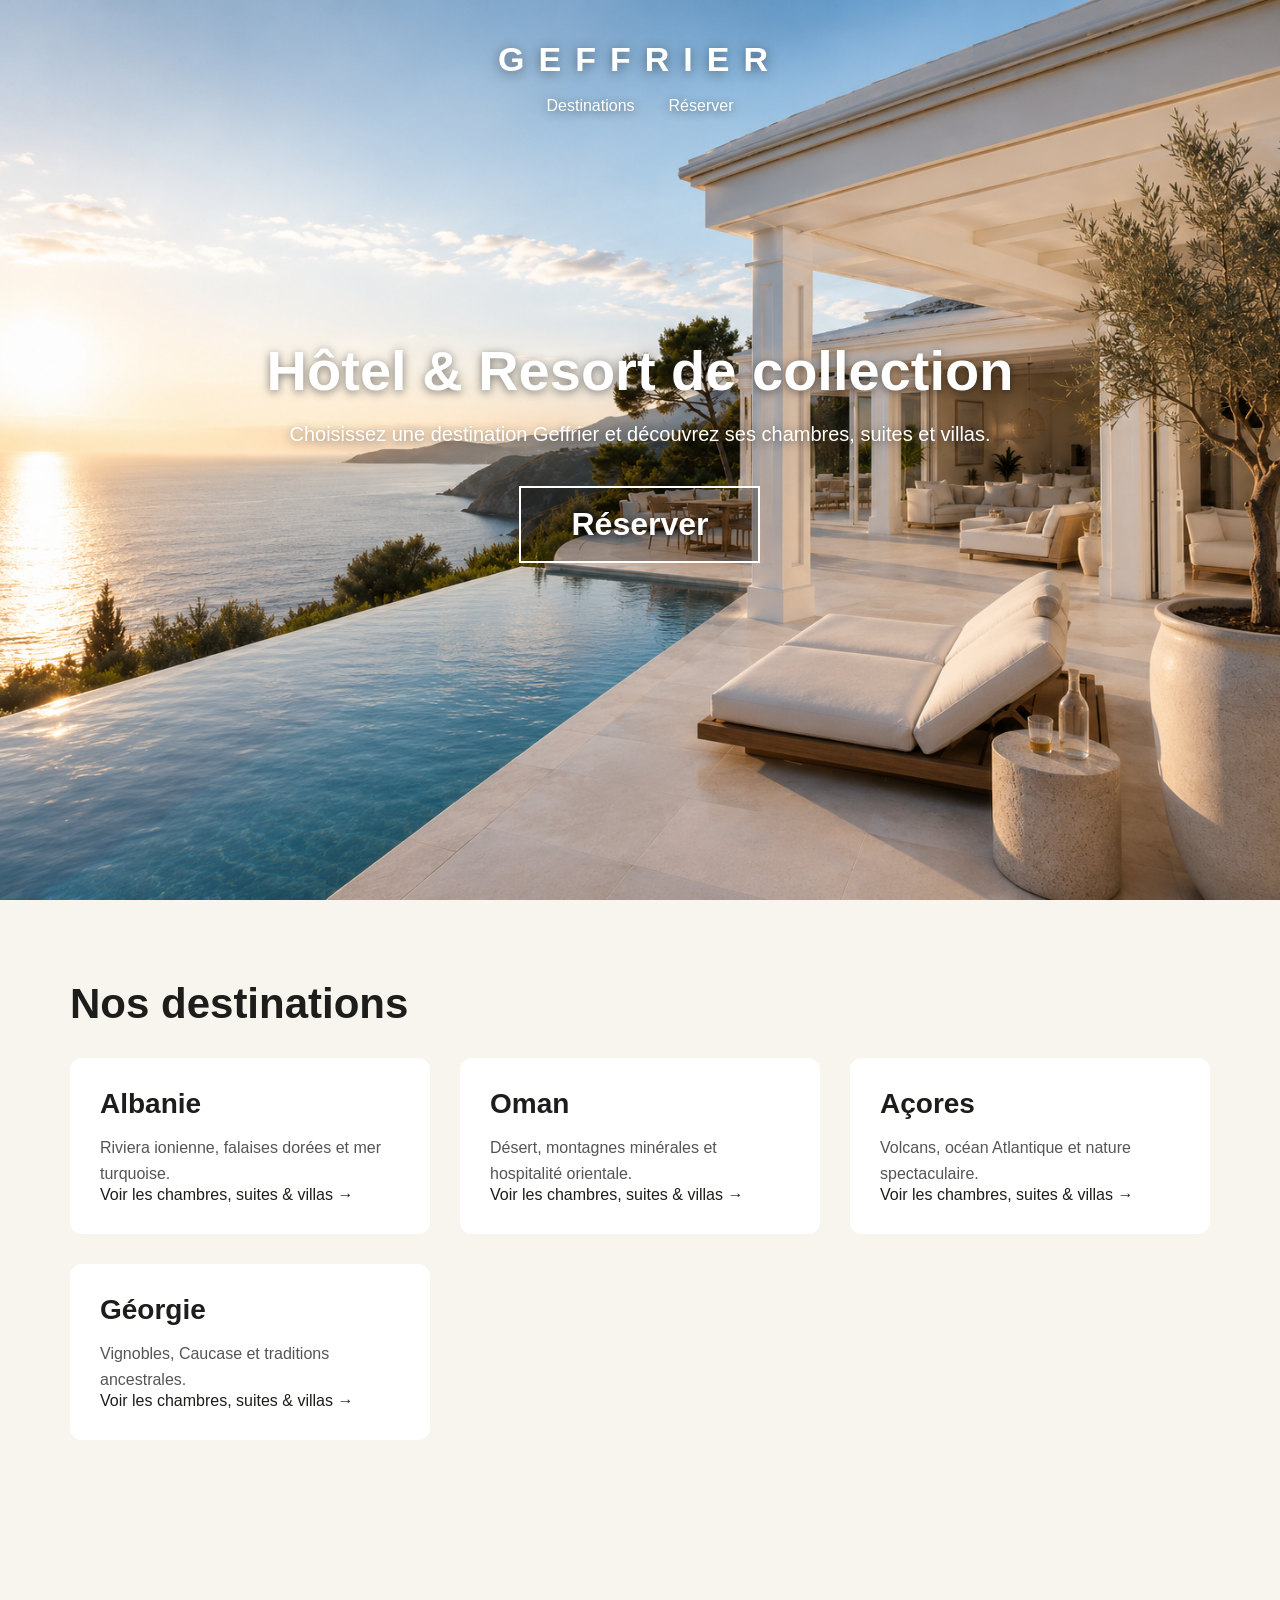
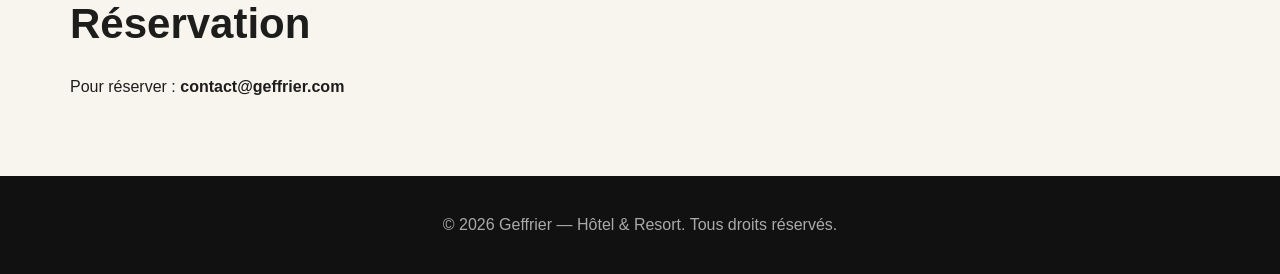
<file: index.html>
<!DOCTYPE html>
<html lang="fr">
<head>
<meta charset="UTF-8">
<meta name="viewport" content="width=device-width, initial-scale=1.0">
<title>Hôtel & Resort de collection</title>
<link rel="stylesheet" href="style.css">
</head>
<body>
<header>
<nav><a href="index.html"><div class="logo">GEFFRIER</div></a><div class="menu"><a href="index.html#destinations">Destinations</a><a href="index.html#reservation">Réserver</a></div></nav>
<div class="hero">
<h1>Hôtel & Resort de collection</h1>
<p>Choisissez une destination Geffrier et découvrez ses chambres, suites et villas.</p>
<a class="btn" href="#reservation">Réserver</a>
</div>
</header>
<section id="destinations"><h2>Nos destinations</h2><div class="grid"><a class="card" href="albanie.html"><h3>Albanie</h3><p>Riviera ionienne, falaises dorées et mer turquoise.</p><span>Voir les chambres, suites & villas →</span></a>
<a class="card" href="oman.html"><h3>Oman</h3><p>Désert, montagnes minérales et hospitalité orientale.</p><span>Voir les chambres, suites & villas →</span></a>
<a class="card" href="acores.html"><h3>Açores</h3><p>Volcans, océan Atlantique et nature spectaculaire.</p><span>Voir les chambres, suites & villas →</span></a>
<a class="card" href="georgie.html"><h3>Géorgie</h3><p>Vignobles, Caucase et traditions ancestrales.</p><span>Voir les chambres, suites & villas →</span></a></div></section><section id="reservation"><h2>Réservation</h2><p>Pour réserver : <strong>contact@geffrier.com</strong></p></section>
<footer>© 2026 Geffrier — Hôtel & Resort. Tous droits réservés.</footer>
</body>
</html>
</file>
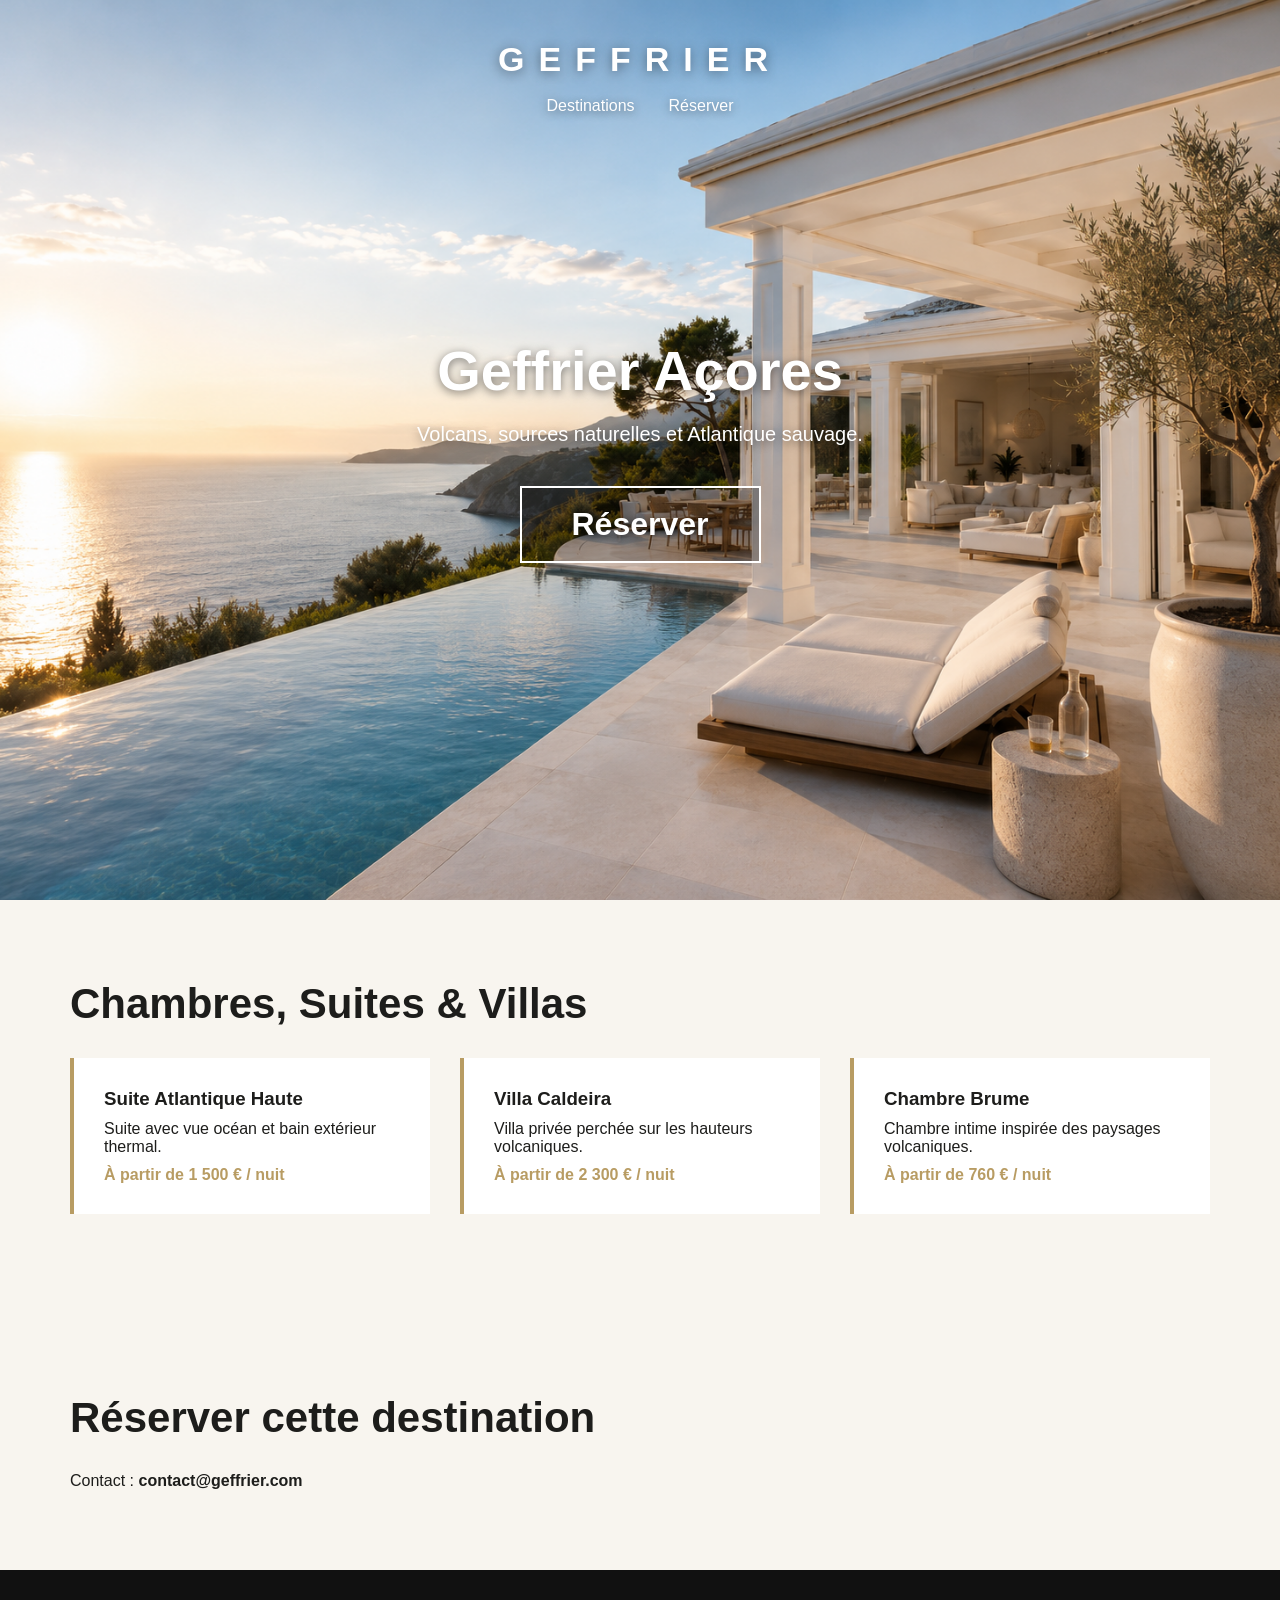
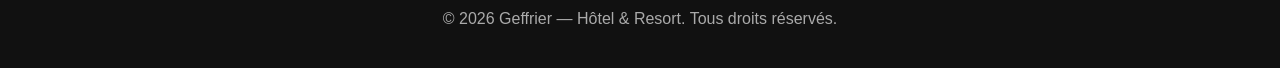
<file: acores.html>
<!DOCTYPE html>
<html lang="fr">
<head>
<meta charset="UTF-8">
<meta name="viewport" content="width=device-width, initial-scale=1.0">
<title>Geffrier Açores</title>
<link rel="stylesheet" href="style.css">
</head>
<body>
<header>
<nav><a href="index.html"><div class="logo">GEFFRIER</div></a><div class="menu"><a href="index.html#destinations">Destinations</a><a href="index.html#reservation">Réserver</a></div></nav>
<div class="hero">
<h1>Geffrier Açores</h1>
<p>Volcans, sources naturelles et Atlantique sauvage.</p>
<a class="btn" href="#reservation">Réserver</a>
</div>
</header>
<section><h2>Chambres, Suites & Villas</h2><div class="grid"><div class="room"><h3>Suite Atlantique Haute</h3><p>Suite avec vue océan et bain extérieur thermal.</p><div class="price">À partir de 1 500 € / nuit</div></div>
<div class="room"><h3>Villa Caldeira</h3><p>Villa privée perchée sur les hauteurs volcaniques.</p><div class="price">À partir de 2 300 € / nuit</div></div>
<div class="room"><h3>Chambre Brume</h3><p>Chambre intime inspirée des paysages volcaniques.</p><div class="price">À partir de 760 € / nuit</div></div></div></section><section id="reservation"><h2>Réserver cette destination</h2><p>Contact : <strong>contact@geffrier.com</strong></p></section>
<footer>© 2026 Geffrier — Hôtel & Resort. Tous droits réservés.</footer>
</body>
</html>
</file>
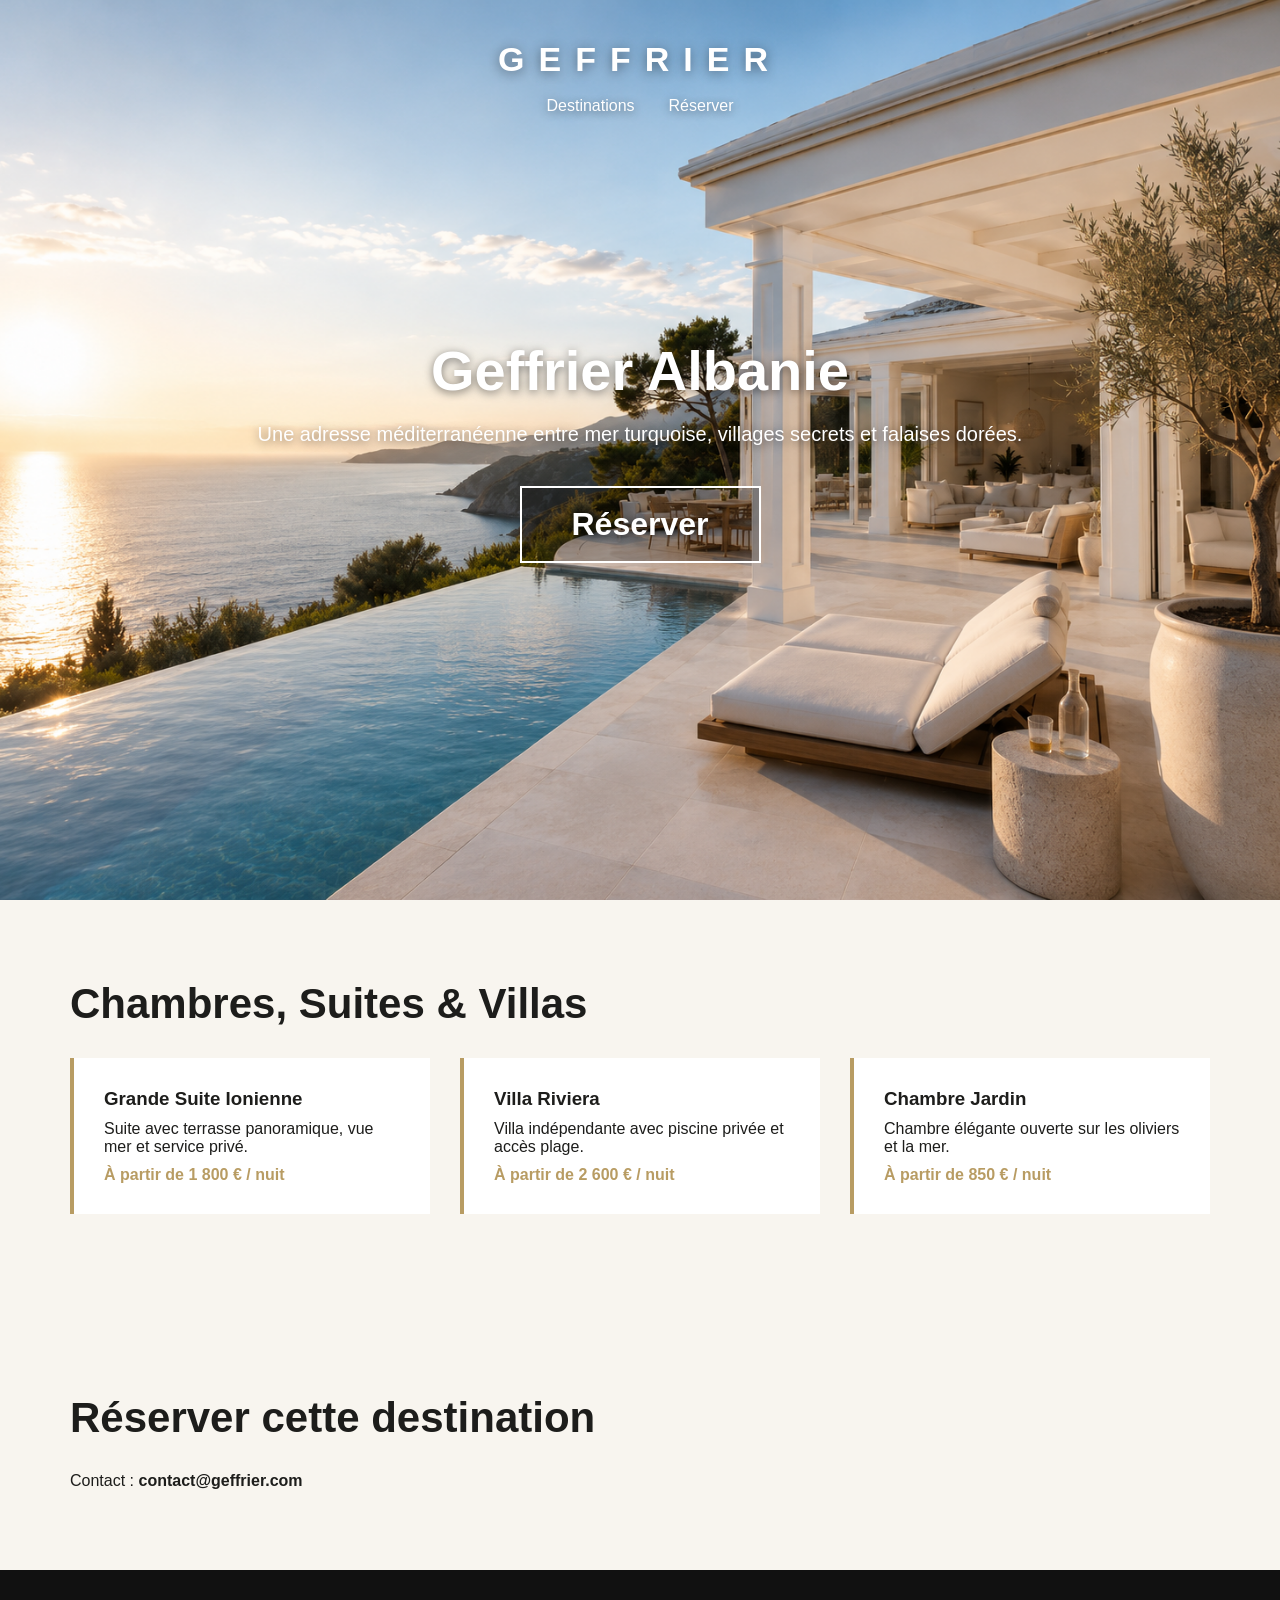
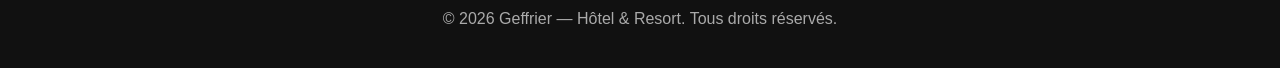
<file: albanie.html>
<!DOCTYPE html>
<html lang="fr">
<head>
<meta charset="UTF-8">
<meta name="viewport" content="width=device-width, initial-scale=1.0">
<title>Geffrier Albanie</title>
<link rel="stylesheet" href="style.css">
</head>
<body>
<header>
<nav><a href="index.html"><div class="logo">GEFFRIER</div></a><div class="menu"><a href="index.html#destinations">Destinations</a><a href="index.html#reservation">Réserver</a></div></nav>
<div class="hero">
<h1>Geffrier Albanie</h1>
<p>Une adresse méditerranéenne entre mer turquoise, villages secrets et falaises dorées.</p>
<a class="btn" href="#reservation">Réserver</a>
</div>
</header>
<section><h2>Chambres, Suites & Villas</h2><div class="grid"><div class="room"><h3>Grande Suite Ionienne</h3><p>Suite avec terrasse panoramique, vue mer et service privé.</p><div class="price">À partir de 1 800 € / nuit</div></div>
<div class="room"><h3>Villa Riviera</h3><p>Villa indépendante avec piscine privée et accès plage.</p><div class="price">À partir de 2 600 € / nuit</div></div>
<div class="room"><h3>Chambre Jardin</h3><p>Chambre élégante ouverte sur les oliviers et la mer.</p><div class="price">À partir de 850 € / nuit</div></div></div></section><section id="reservation"><h2>Réserver cette destination</h2><p>Contact : <strong>contact@geffrier.com</strong></p></section>
<footer>© 2026 Geffrier — Hôtel & Resort. Tous droits réservés.</footer>
</body>
</html>
</file>
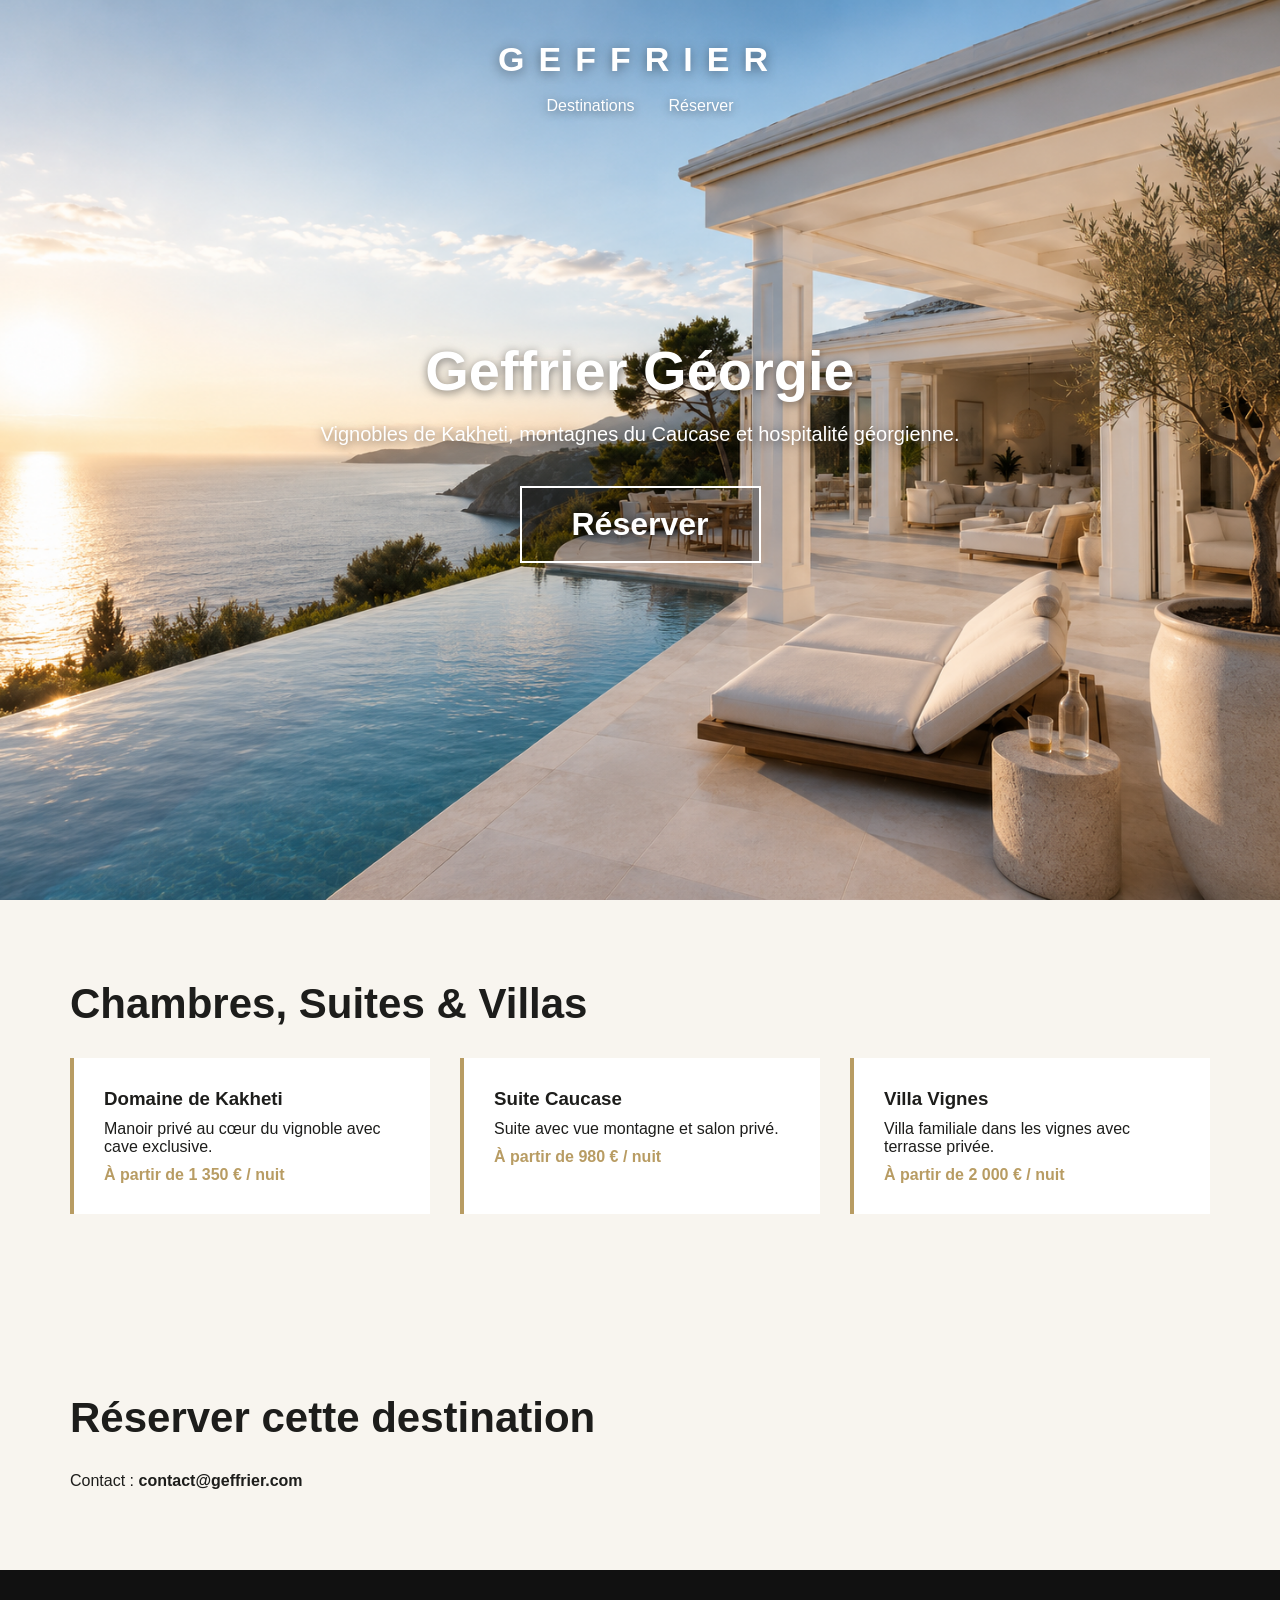
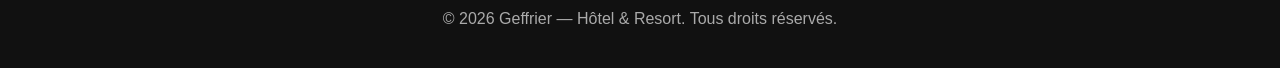
<file: georgie.html>
<!DOCTYPE html>
<html lang="fr">
<head>
<meta charset="UTF-8">
<meta name="viewport" content="width=device-width, initial-scale=1.0">
<title>Geffrier Géorgie</title>
<link rel="stylesheet" href="style.css">
</head>
<body>
<header>
<nav><a href="index.html"><div class="logo">GEFFRIER</div></a><div class="menu"><a href="index.html#destinations">Destinations</a><a href="index.html#reservation">Réserver</a></div></nav>
<div class="hero">
<h1>Geffrier Géorgie</h1>
<p>Vignobles de Kakheti, montagnes du Caucase et hospitalité géorgienne.</p>
<a class="btn" href="#reservation">Réserver</a>
</div>
</header>
<section><h2>Chambres, Suites & Villas</h2><div class="grid"><div class="room"><h3>Domaine de Kakheti</h3><p>Manoir privé au cœur du vignoble avec cave exclusive.</p><div class="price">À partir de 1 350 € / nuit</div></div>
<div class="room"><h3>Suite Caucase</h3><p>Suite avec vue montagne et salon privé.</p><div class="price">À partir de 980 € / nuit</div></div>
<div class="room"><h3>Villa Vignes</h3><p>Villa familiale dans les vignes avec terrasse privée.</p><div class="price">À partir de 2 000 € / nuit</div></div></div></section><section id="reservation"><h2>Réserver cette destination</h2><p>Contact : <strong>contact@geffrier.com</strong></p></section>
<footer>© 2026 Geffrier — Hôtel & Resort. Tous droits réservés.</footer>
</body>
</html>
</file>
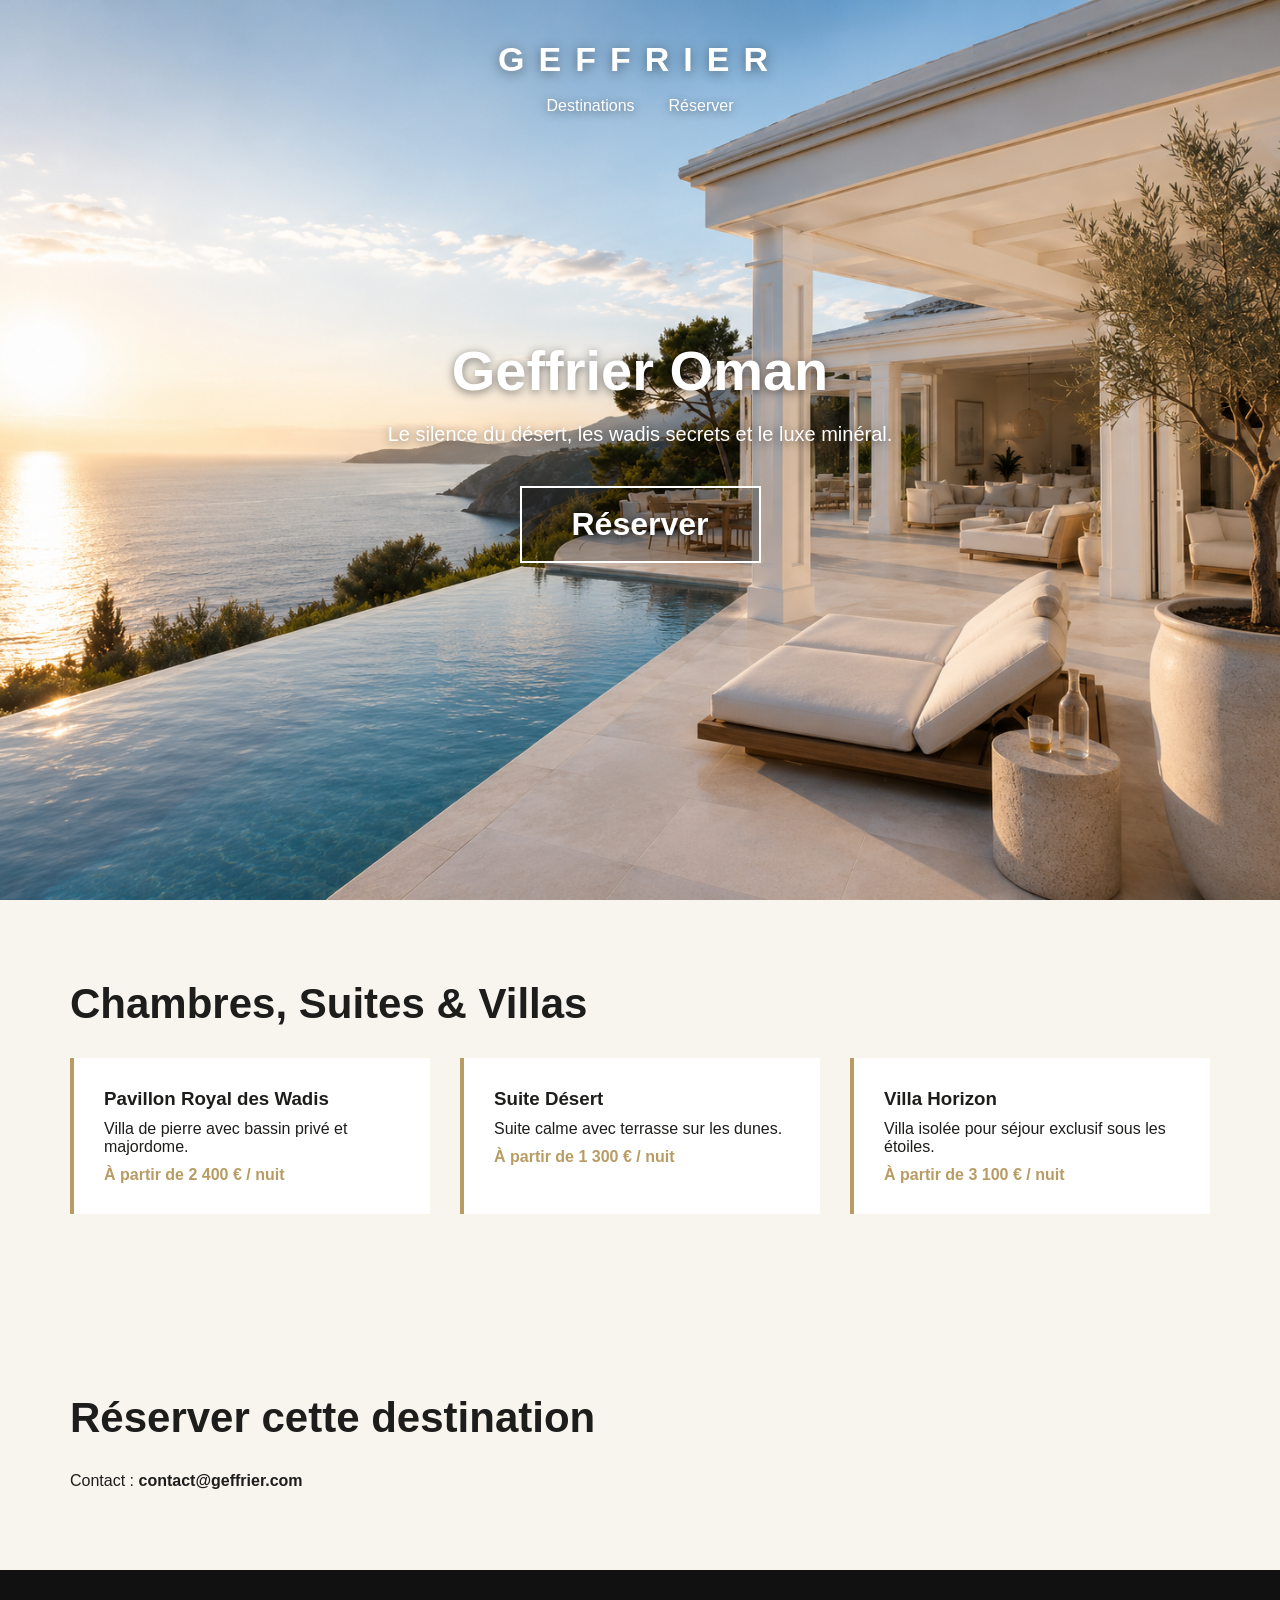
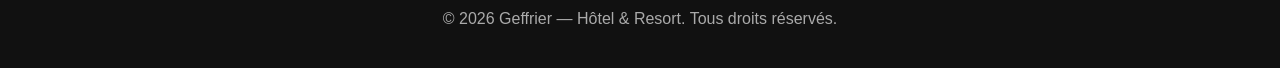
<file: oman.html>
<!DOCTYPE html>
<html lang="fr">
<head>
<meta charset="UTF-8">
<meta name="viewport" content="width=device-width, initial-scale=1.0">
<title>Geffrier Oman</title>
<link rel="stylesheet" href="style.css">
</head>
<body>
<header>
<nav><a href="index.html"><div class="logo">GEFFRIER</div></a><div class="menu"><a href="index.html#destinations">Destinations</a><a href="index.html#reservation">Réserver</a></div></nav>
<div class="hero">
<h1>Geffrier Oman</h1>
<p>Le silence du désert, les wadis secrets et le luxe minéral.</p>
<a class="btn" href="#reservation">Réserver</a>
</div>
</header>
<section><h2>Chambres, Suites & Villas</h2><div class="grid"><div class="room"><h3>Pavillon Royal des Wadis</h3><p>Villa de pierre avec bassin privé et majordome.</p><div class="price">À partir de 2 400 € / nuit</div></div>
<div class="room"><h3>Suite Désert</h3><p>Suite calme avec terrasse sur les dunes.</p><div class="price">À partir de 1 300 € / nuit</div></div>
<div class="room"><h3>Villa Horizon</h3><p>Villa isolée pour séjour exclusif sous les étoiles.</p><div class="price">À partir de 3 100 € / nuit</div></div></div></section><section id="reservation"><h2>Réserver cette destination</h2><p>Contact : <strong>contact@geffrier.com</strong></p></section>
<footer>© 2026 Geffrier — Hôtel & Resort. Tous droits réservés.</footer>
</body>
</html>
</file>
<file: style.css>
*{
  box-sizing:border-box;
  margin:0;
  padding:0;
}

body{
  font-family:Arial,sans-serif;
  background:#f8f5ef;
  color:#1d1d1b;
}

a{
  text-decoration:none;
  color:inherit;
}

header{
  min-height:100vh;
  background:url("accueil.png.PNG") center center/cover no-repeat;
  display:flex;
  flex-direction:column;
  justify-content:center;
  align-items:center;
  text-align:center;
  color:white;
  text-shadow:0 2px 10px rgba(0,0,0,.5);
}

nav{
  position:absolute;
  top:40px;
  width:100%;
  text-align:center;
}

 .logo{
  font-size:34px;
  letter-spacing:14px;
  font-weight:700;
  margin-bottom:18px;
  text-shadow:0 2px 12px rgba(0,0,0,.45);
}


.menu{
  display:flex;
  flex-direction:row;
  justify-content:center;
  gap:34px;
  margin-top:14px;
  text-shadow:0 2px 10px rgba(0,0,0,.45);
}

.hero{
  max-width:900px;
  padding:20px;
}

.hero h1{
  font-size:56px;
  margin-bottom:20px;
}

.hero p{
  font-size:20px;
  margin-bottom:40px;
}

.btn{
  display:inline-block;
  padding:18px 50px;
  border:2px solid white;
  color:white;
  background:rgba(0,0,0,.25);
  font-size:32px;
  font-weight:600;
  text-shadow:0 2px 8px rgba(0,0,0,.5);
}

section{
  padding:80px 30px;
  max-width:1200px;
  margin:auto;
}

h2{
  font-size:42px;
  margin-bottom:30px;
}

.grid{
  display:grid;
  grid-template-columns:repeat(auto-fit,minmax(280px,1fr));
  gap:30px;
}

.card{
  background:white;
  padding:30px;
  border-radius:12px;
}

.card h3{
  margin-bottom:15px;
  font-size:28px;
}

.card p{
  color:#555;
  line-height:1.6;
}

.room{
  background:white;
  padding:30px;
  border-left:4px solid #b89c63;
  margin-bottom:20px;
}

.room h3{
  margin-bottom:10px;
}

.price{
  margin-top:10px;
  color:#b89c63;
  font-weight:bold;
}

footer{
  background:#111;
  color:#aaa;
  text-align:center;
  padding:40px;
}

@media(max-width:768px){

  .logo{
    font-size:24px;
  }

  .menu{
    flex-direction:column;
    gap:15px;
  }

  .hero h1{
    font-size:46px;
  }

  .hero p{
    font-size:20px;
  }

}
</file>
